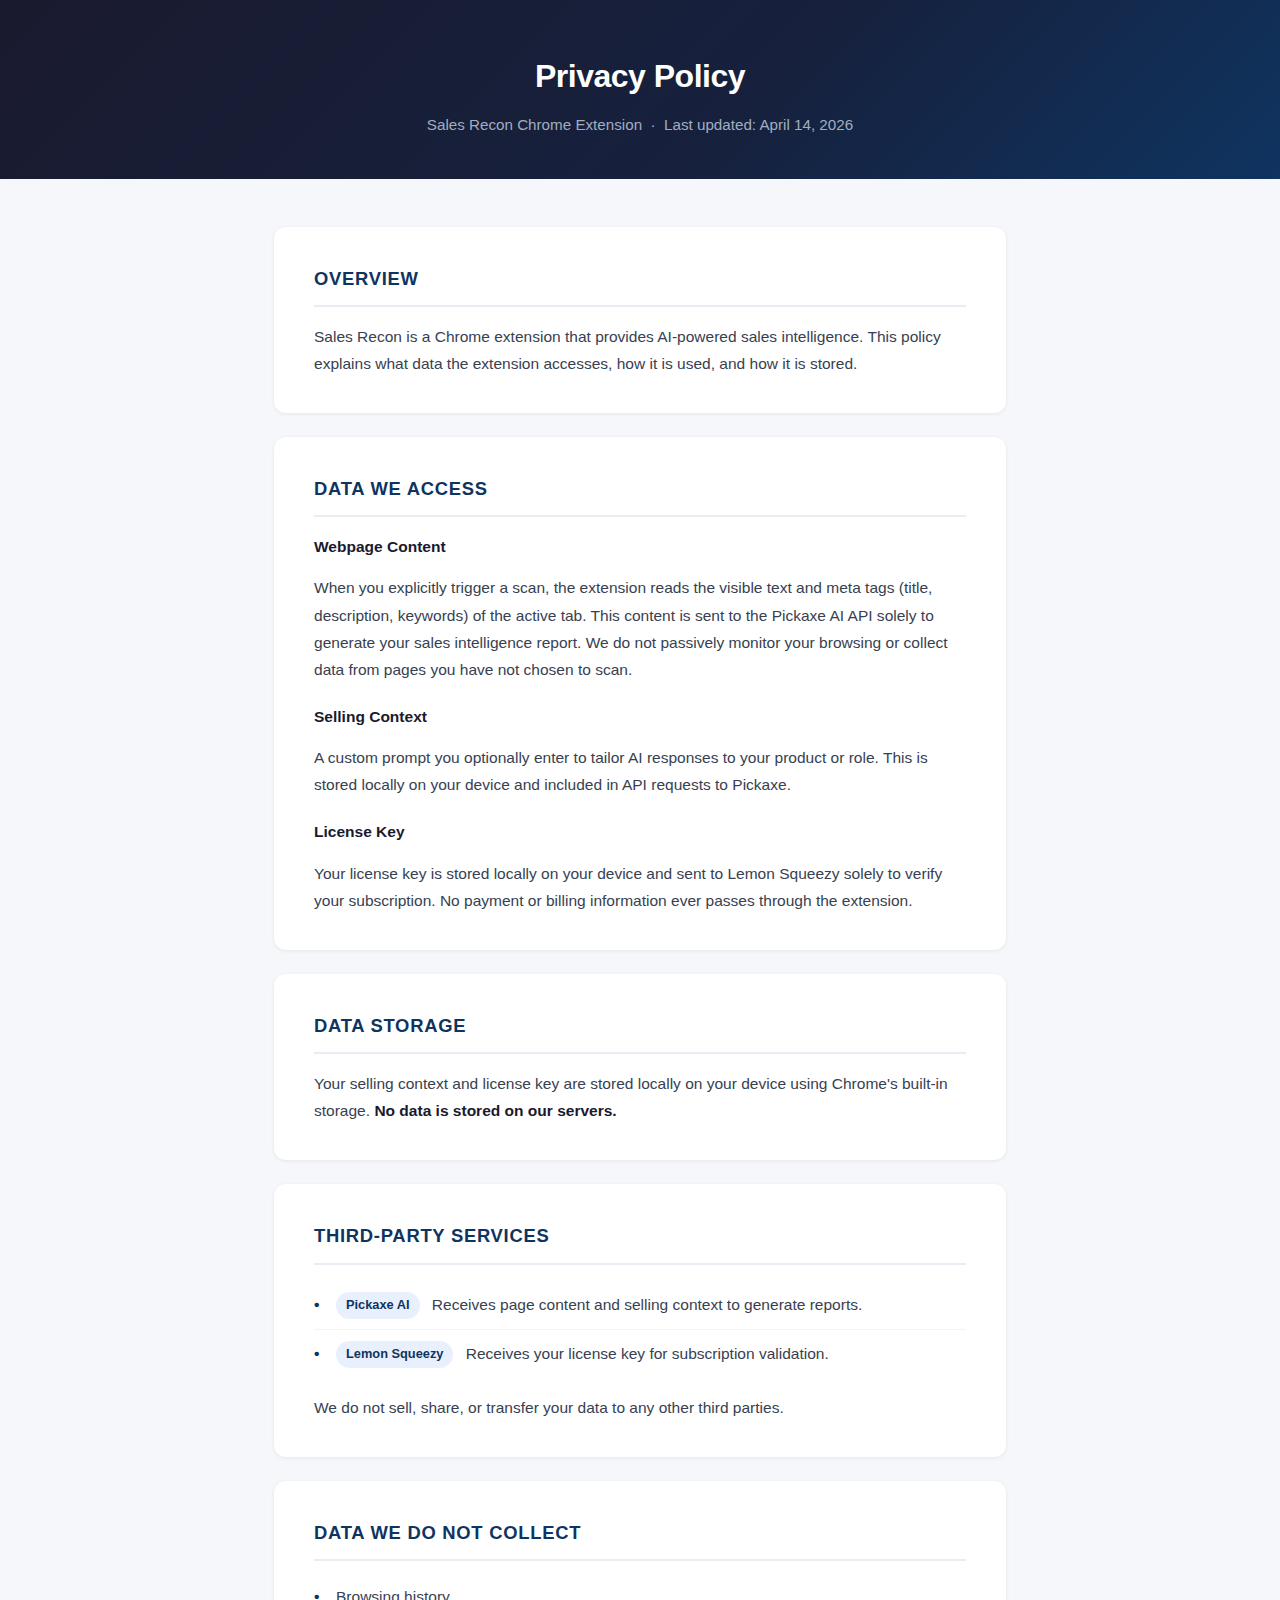
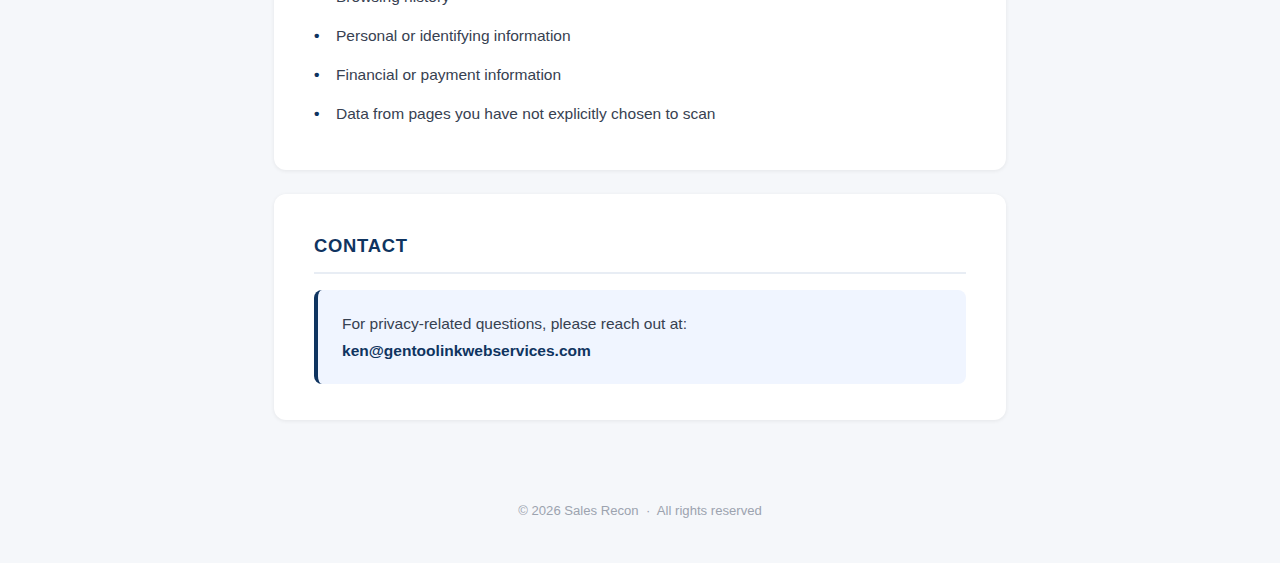
<file: salesrecon-privacy-policy.html>
<!DOCTYPE html>
<html lang="en">
<head>
  <meta charset="UTF-8" />
  <meta name="viewport" content="width=device-width, initial-scale=1.0" />
  <title>Privacy Policy – Sales Recon</title>
  <style>
    *, *::before, *::after { box-sizing: border-box; margin: 0; padding: 0; }

    body {
      font-family: -apple-system, BlinkMacSystemFont, "Segoe UI", Roboto, Helvetica, Arial, sans-serif;
      background: #f5f7fa;
      color: #1a1a2e;
      line-height: 1.75;
    }

    header {
      background: linear-gradient(135deg, #1a1a2e 0%, #16213e 60%, #0f3460 100%);
      color: #fff;
      padding: 48px 24px 40px;
      text-align: center;
    }

    header h1 {
      font-size: 2rem;
      font-weight: 700;
      letter-spacing: -0.5px;
      margin-bottom: 8px;
    }

    header .subtitle {
      font-size: 0.95rem;
      color: #a0aec0;
    }

    main {
      max-width: 780px;
      margin: 48px auto 80px;
      padding: 0 24px;
    }

    section {
      background: #ffffff;
      border-radius: 12px;
      padding: 36px 40px;
      margin-bottom: 24px;
      box-shadow: 0 1px 4px rgba(0,0,0,0.07);
    }

    h2 {
      font-size: 1.15rem;
      font-weight: 700;
      color: #0f3460;
      margin-bottom: 16px;
      padding-bottom: 10px;
      border-bottom: 2px solid #e8edf4;
      text-transform: uppercase;
      letter-spacing: 0.04em;
    }

    p {
      font-size: 0.97rem;
      color: #374151;
      margin-bottom: 14px;
    }

    p:last-child { margin-bottom: 0; }

    strong {
      color: #1a1a2e;
      font-weight: 600;
    }

    ul {
      list-style: none;
      padding: 0;
      margin: 0;
    }

    ul li {
      font-size: 0.97rem;
      color: #374151;
      padding: 6px 0 6px 22px;
      position: relative;
    }

    ul li::before {
      content: "•";
      position: absolute;
      left: 0;
      color: #0f3460;
      font-weight: 700;
    }

    .service-list li {
      border-bottom: 1px solid #f1f5f9;
      padding-top: 10px;
      padding-bottom: 10px;
    }

    .service-list li:last-child { border-bottom: none; }

    .badge {
      display: inline-block;
      background: #e8f0fe;
      color: #0f3460;
      font-size: 0.8rem;
      font-weight: 700;
      padding: 2px 10px;
      border-radius: 20px;
      margin-right: 8px;
      vertical-align: middle;
    }

    .contact-box {
      background: #f0f5ff;
      border-left: 4px solid #0f3460;
      border-radius: 8px;
      padding: 20px 24px;
    }

    .contact-box a {
      color: #0f3460;
      font-weight: 600;
      text-decoration: none;
    }

    .contact-box a:hover { text-decoration: underline; }

    footer {
      text-align: center;
      font-size: 0.82rem;
      color: #9ca3af;
      padding-bottom: 40px;
    }

    @media (max-width: 600px) {
      section { padding: 24px 20px; }
      header h1 { font-size: 1.5rem; }
    }
  </style>
</head>
<body>

  <header>
    <h1>Privacy Policy</h1>
    <p class="subtitle">Sales Recon Chrome Extension &nbsp;·&nbsp; Last updated: April 14, 2026</p>
  </header>

  <main>

    <section>
      <h2>Overview</h2>
      <p>Sales Recon is a Chrome extension that provides AI-powered sales intelligence. This policy explains what data the extension accesses, how it is used, and how it is stored.</p>
    </section>

    <section>
      <h2>Data We Access</h2>

      <p><strong>Webpage Content</strong></p>
      <p>When you explicitly trigger a scan, the extension reads the visible text and meta tags (title, description, keywords) of the active tab. This content is sent to the Pickaxe AI API solely to generate your sales intelligence report. We do not passively monitor your browsing or collect data from pages you have not chosen to scan.</p>

      <p style="margin-top:20px;"><strong>Selling Context</strong></p>
      <p>A custom prompt you optionally enter to tailor AI responses to your product or role. This is stored locally on your device and included in API requests to Pickaxe.</p>

      <p style="margin-top:20px;"><strong>License Key</strong></p>
      <p>Your license key is stored locally on your device and sent to Lemon Squeezy solely to verify your subscription. No payment or billing information ever passes through the extension.</p>
    </section>

    <section>
      <h2>Data Storage</h2>
      <p>Your selling context and license key are stored locally on your device using Chrome's built-in storage. <strong>No data is stored on our servers.</strong></p>
    </section>

    <section>
      <h2>Third-Party Services</h2>
      <ul class="service-list">
        <li><span class="badge">Pickaxe AI</span> Receives page content and selling context to generate reports.</li>
        <li><span class="badge">Lemon Squeezy</span> Receives your license key for subscription validation.</li>
      </ul>
      <p style="margin-top:16px;">We do not sell, share, or transfer your data to any other third parties.</p>
    </section>

    <section>
      <h2>Data We Do Not Collect</h2>
      <ul>
        <li>Browsing history</li>
        <li>Personal or identifying information</li>
        <li>Financial or payment information</li>
        <li>Data from pages you have not explicitly chosen to scan</li>
      </ul>
    </section>

    <section>
      <h2>Contact</h2>
      <div class="contact-box">
        <p>For privacy-related questions, please reach out at:<br>
        <a href="mailto:ken@gentoolinkwebservices.com">ken@gentoolinkwebservices.com</a></p>
      </div>
    </section>

  </main>

  <footer>
    &copy; 2026 Sales Recon &nbsp;·&nbsp; All rights reserved
  </footer>

</body>
</html>
</file>
